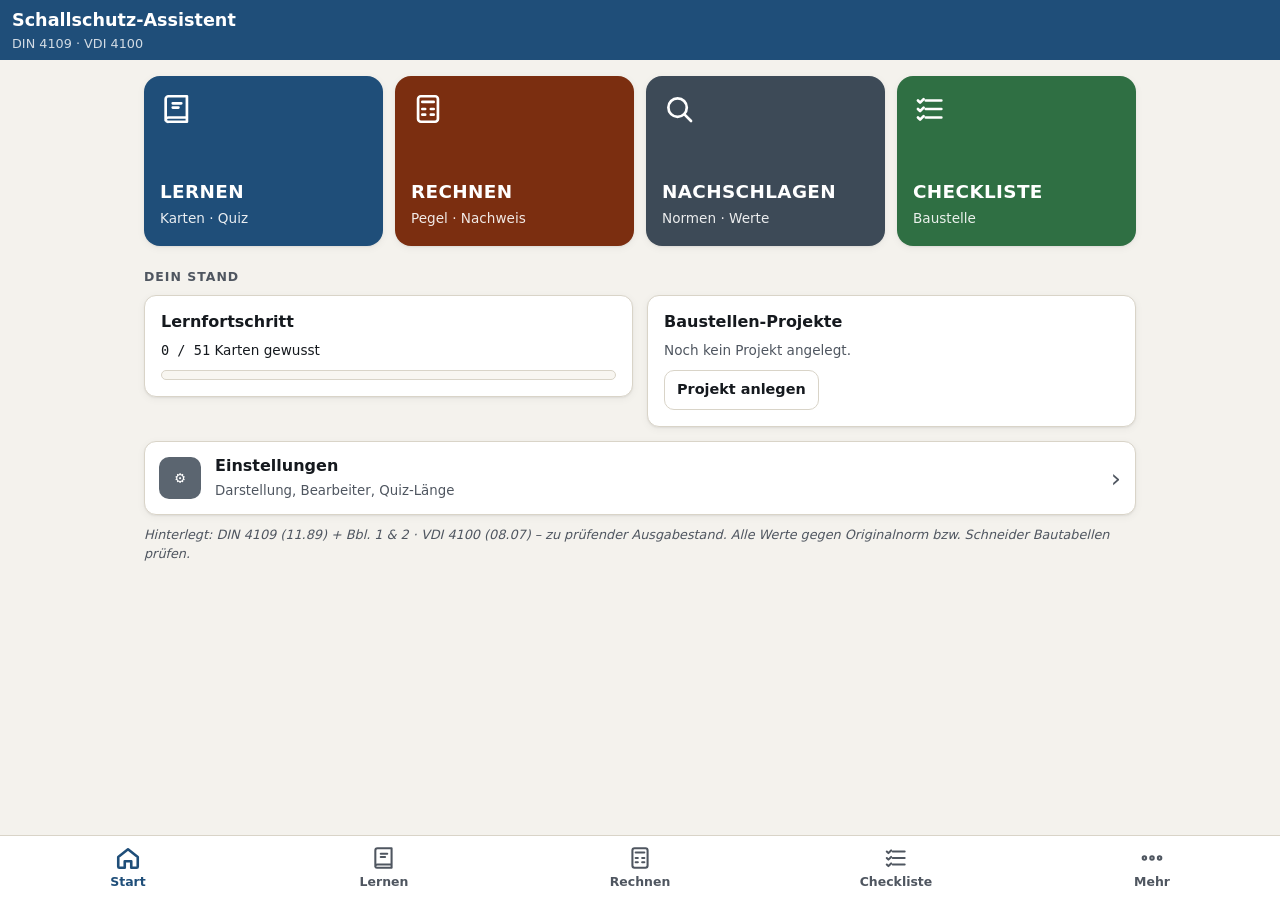
<file: index.html>
<!doctype html>
<html lang="de">
<head>
<meta charset="utf-8">
<meta name="viewport" content="width=device-width, initial-scale=1, viewport-fit=cover">
<title>Schallschutz-Assistent</title>
<meta name="description" content="Lernen, Rechnen und Baustellen-Checkliste zum Schallschutz nach DIN 4109 / VDI 4100">
<meta name="theme-color" content="#1F4E79">
<link rel="manifest" href="manifest.json">
<link rel="icon" href="icon.svg" type="image/svg+xml">
<link rel="apple-touch-icon" href="icon-192.png">
<meta name="apple-mobile-web-app-capable" content="yes">
<meta name="apple-mobile-web-app-title" content="Schallschutz">
<link rel="stylesheet" href="app.css?v=1">
<script>
  /* Theme vor dem ersten Zeichnen setzen (kein Aufblitzen). */
  try { var t = JSON.parse(localStorage.getItem('ssa.einstellungen') || '{}').theme; if (t === 'hell') document.documentElement.dataset.theme = 'light'; if (t === 'dunkel') document.documentElement.dataset.theme = 'dark'; } catch (e) {}
</script>
</head>
<body>
<div id="app">
  <header class="topbar">
    <a id="zurueck" class="topbar-back" href="#/start" aria-label="Zurück" hidden>
      <svg viewBox="0 0 24 24" aria-hidden="true"><path d="M15 5l-7 7 7 7"/></svg>
    </a>
    <div class="topbar-titel">
      <div id="titel">Schallschutz-Assistent</div>
      <div id="untertitel" class="topbar-sub">DIN 4109 · VDI 4100</div>
    </div>
  </header>
  <div id="speicherhinweis" class="banner" hidden>Speicher nicht verfügbar – Eingaben gehen beim Schließen verloren.</div>
  <main id="main" tabindex="-1"></main>
  <nav class="bottomnav" aria-label="Hauptnavigation">
    <a href="#/start" data-nav="start"><svg viewBox="0 0 24 24" aria-hidden="true"><path d="M3 11l9-7 9 7v9a1 1 0 0 1-1 1h-5v-6h-6v6H4a1 1 0 0 1-1-1z"/></svg><span>Start</span></a>
    <a href="#/lernen" data-nav="lernen"><svg viewBox="0 0 24 24" aria-hidden="true"><path d="M4 5a2 2 0 0 1 2-2h13v15H6a2 2 0 0 0-2 2zM4 20a2 2 0 0 0 2 1h13v-3"/><path d="M9 8h6M9 11h4"/></svg><span>Lernen</span></a>
    <a href="#/rechnen" data-nav="rechnen"><svg viewBox="0 0 24 24" aria-hidden="true"><rect x="5" y="3" width="14" height="18" rx="2"/><path d="M8 7h8M8 12h2M14 12h2M8 16h2M14 16h2"/></svg><span>Rechnen</span></a>
    <a href="#/checkliste" data-nav="checkliste"><svg viewBox="0 0 24 24" aria-hidden="true"><path d="M9 6h11M9 12h11M9 18h11"/><path d="M3.5 6l1.5 1.5L7.5 5M3.5 12l1.5 1.5 2.5-2.5M3.5 18l1.5 1.5 2.5-2.5"/></svg><span>Checkliste</span></a>
    <a href="#/mehr" data-nav="mehr"><svg viewBox="0 0 24 24" aria-hidden="true"><circle cx="5" cy="12" r="1.6"/><circle cx="12" cy="12" r="1.6"/><circle cx="19" cy="12" r="1.6"/></svg><span>Mehr</span></a>
  </nav>
</div>

<!-- Projektkopf für Berichte -->
<dialog id="dlg-kopf">
  <form method="dialog" class="dlg">
    <h2>Bericht exportieren</h2>
    <p class="hinweis">Der Bericht öffnet die Druckansicht – dort „Als PDF speichern" wählen.</p>
    <label>Projekt<input name="projekt" autocomplete="off"></label>
    <label>Bearbeiter<input name="bearbeiter" autocomplete="name"></label>
    <label>Datum<input name="datum" type="date"></label>
    <div class="dlg-knoepfe">
      <button value="abbrechen" class="btn btn-sekundaer" formnovalidate>Abbrechen</button>
      <button value="ok" class="btn btn-primaer">Drucken / PDF</button>
    </div>
  </form>
</dialog>

<div id="toast" role="status" aria-live="polite"></div>
<div id="print" aria-hidden="true"></div>

<script src="data.js?v=1"></script>
<script src="calc.js?v=1"></script>
<script src="app.js?v=1"></script>
</body>
</html>
</file>
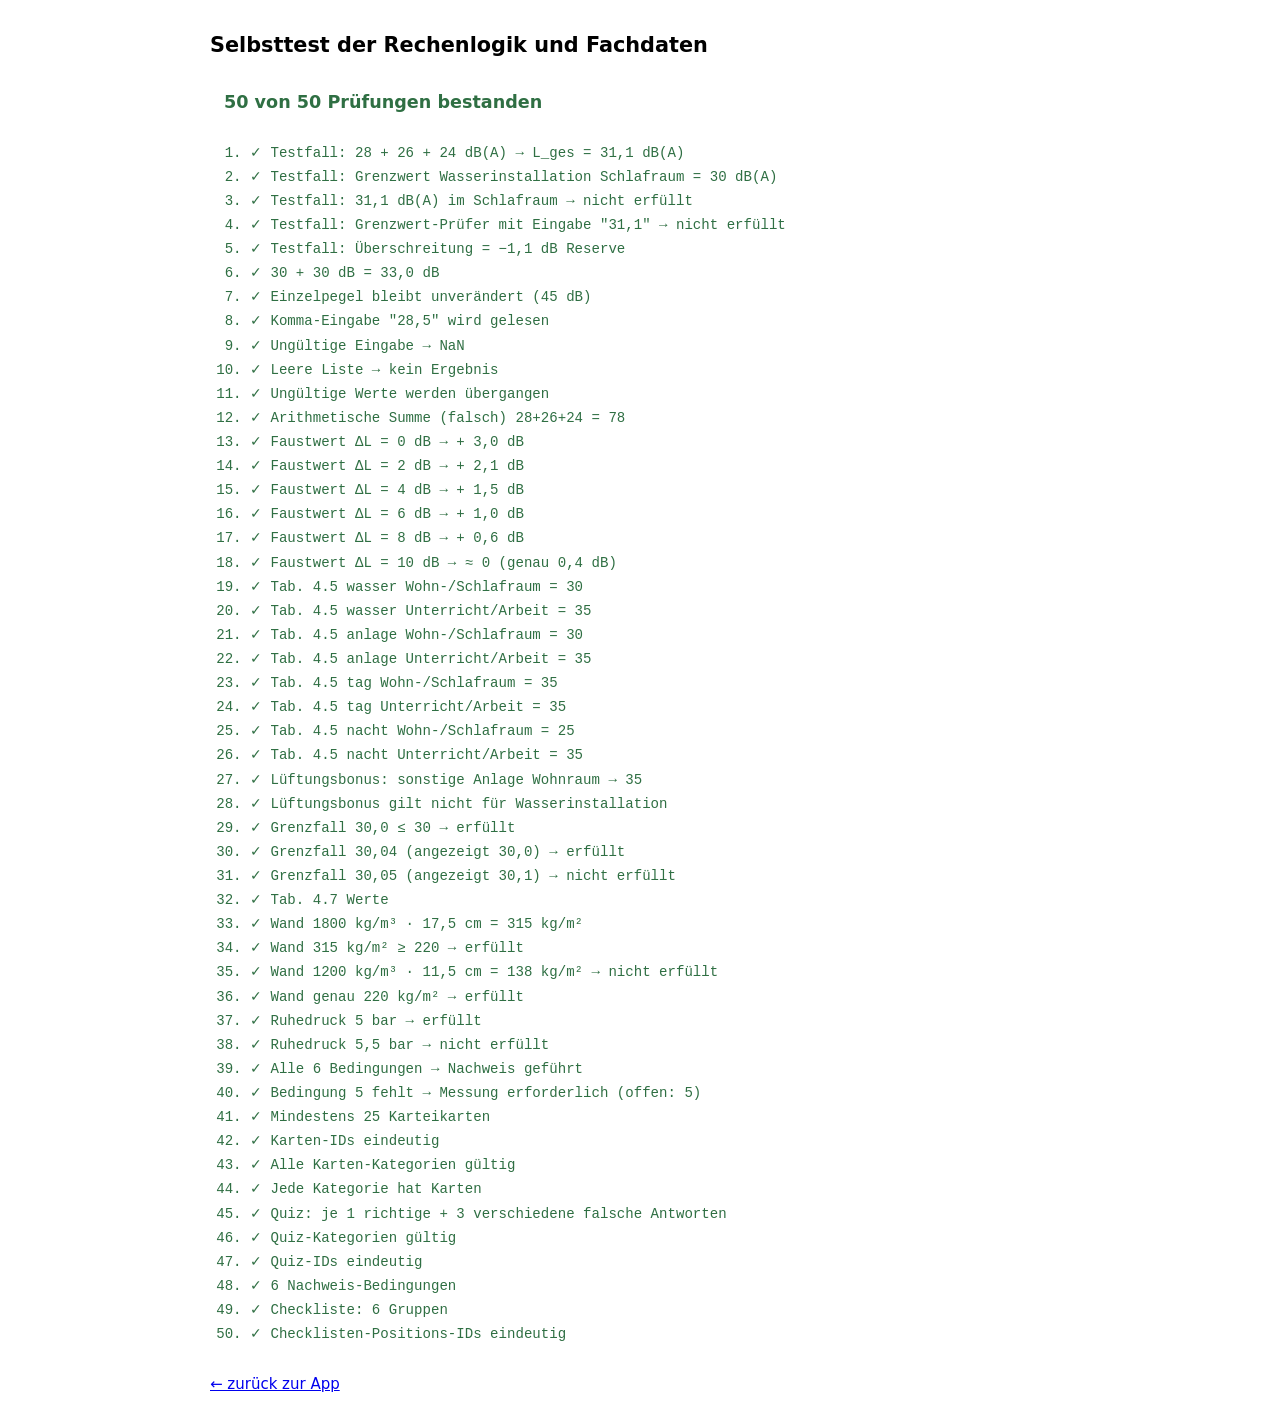
<file: tests.html>
<!doctype html>
<html lang="de">
<head>
<meta charset="utf-8">
<meta name="viewport" content="width=device-width, initial-scale=1">
<title>Selbsttest · Schallschutz-Assistent</title>
<style>
  :root { color-scheme: light dark; }
  body { font: 15px/1.5 system-ui, "Segoe UI", sans-serif; margin: 0; padding: 16px; max-width: 860px; margin-inline: auto; background: Canvas; color: CanvasText; }
  h1 { font-size: 1.3rem; } .ok { color: #2F6F43; } .nok { color: #A33232; font-weight: 700; }
  li { margin: 3px 0; font-family: ui-monospace, Consolas, monospace; font-size: .88rem; }
  #summe { font-size: 1.1rem; font-weight: 700; padding: 10px 14px; border-radius: 8px; }
  a { display: inline-block; min-height: 48px; line-height: 48px; }
</style>
</head>
<body>
<h1>Selbsttest der Rechenlogik und Fachdaten</h1>
<p id="summe">läuft …</p>
<ol id="liste"></ol>
<a href="./index.html#/rechnen">← zurück zur App</a>
<script src="data.js?v=1"></script>
<script src="calc.js?v=1"></script>
<script src="tests.js?v=1"></script>
<script>
  var erg = window.SSA_TESTS();
  var ok = erg.filter(function (e) { return e.ok; }).length;
  document.getElementById('liste').innerHTML = erg.map(function (e) {
    return '<li class="' + (e.ok ? 'ok' : 'nok') + '">' + (e.ok ? '✓ ' : '✕ ') + e.name.replace(/</g, '&lt;') + (e.ok ? '' : ' — erhalten: ' + String(e.ist).replace(/</g, '&lt;')) + '</li>';
  }).join('');
  var s = document.getElementById('summe');
  s.textContent = ok + ' von ' + erg.length + ' Prüfungen bestanden';
  s.className = ok === erg.length ? 'ok' : 'nok';
</script>
</body>
</html>
</file>
<file: app.css>
/* Schallschutz-Assistent – Gestaltung. Mobil zuerst, ab 768 px zweispaltig. */
:root {
  --blau: #1F4E79; --rost: #7B2E10; --gruen: #2F6F43; --rot: #A33232; --gelb: #8a6400;
  --bg: #f4f2ed; --flaeche: #ffffff; --flaeche2: #f8f6f1; --linie: #d9d4c8; --text: #15191e; --text2: #4f5660;
  --blau-hell: #e6eef6; --rost-hell: #fbe9de; --gruen-hell: #e2efda; --rot-hell: #fbe4e4;
  --akzent: var(--blau); --auf-akzent: #fff;
  --radius: 12px; --schatten: 0 1px 2px rgba(0,0,0,.06), 0 2px 8px rgba(0,0,0,.05);
  --mono: ui-monospace, "Cascadia Mono", Consolas, "SF Mono", Menlo, monospace;
  --navh: 64px;
  color-scheme: light;
}
@media (prefers-color-scheme: dark) {
  :root:not([data-theme="light"]) {
    --blau: #7fb0de; --rost: #e79a72; --gruen: #77c08f; --rot: #ef8c8c; --gelb: #e0b75a;
    --bg: #121519; --flaeche: #1c2026; --flaeche2: #232831; --linie: #353b45; --text: #eef1f4; --text2: #a9b1bc;
    --blau-hell: #1d2c3b; --rost-hell: #3a2419; --gruen-hell: #1c3124; --rot-hell: #3c2020;
    --akzent: #2f6aa3; --auf-akzent: #fff; --schatten: none; color-scheme: dark;
  }
}
:root[data-theme="dark"] {
  --blau: #7fb0de; --rost: #e79a72; --gruen: #77c08f; --rot: #ef8c8c; --gelb: #e0b75a;
  --bg: #121519; --flaeche: #1c2026; --flaeche2: #232831; --linie: #353b45; --text: #eef1f4; --text2: #a9b1bc;
  --blau-hell: #1d2c3b; --rost-hell: #3a2419; --gruen-hell: #1c3124; --rot-hell: #3c2020;
  --akzent: #2f6aa3; --auf-akzent: #fff; --schatten: none; color-scheme: dark;
}

* { box-sizing: border-box; }
html { -webkit-text-size-adjust: 100%; }
body {
  margin: 0; background: var(--bg); color: var(--text);
  font: 16px/1.5 system-ui, -apple-system, "Segoe UI", Roboto, Arial, sans-serif;
}
a { color: var(--blau); }
h1, h2, h3 { line-height: 1.25; margin: 0 0 .5em; }
h2 { font-size: 1.15rem; }
h3 { font-size: 1rem; }
p { margin: 0 0 .75em; }
sub { font-size: .72em; }
strong { font-weight: 700; }
.mono, .zahl { font-family: var(--mono); font-variant-numeric: tabular-nums; }
[hidden] { display: none !important; }

/* ---------- Kopf & Navigation ---------- */
.topbar {
  position: sticky; top: 0; z-index: 20; display: flex; align-items: center; gap: 4px;
  min-height: 60px; padding: max(env(safe-area-inset-top), 6px) 12px 6px;
  background: var(--blau); color: #fff;
}
:root[data-theme="dark"] .topbar { background: #183a5a; }
@media (prefers-color-scheme: dark) { :root:not([data-theme="light"]) .topbar { background: #183a5a; } }
.topbar-back { display: grid; place-items: center; width: 48px; height: 48px; color: #fff; border-radius: 50%; margin-left: -8px; }
.topbar-back svg { width: 26px; height: 26px; fill: none; stroke: currentColor; stroke-width: 2.4; stroke-linecap: round; stroke-linejoin: round; }
.topbar-titel { min-width: 0; }
#titel { font-weight: 700; font-size: 1.1rem; white-space: nowrap; overflow: hidden; text-overflow: ellipsis; }
.topbar-sub { font-size: .8rem; opacity: .8; }
.banner { background: var(--rot-hell); color: var(--rot); padding: 8px 16px; font-size: .9rem; font-weight: 600; }

main { max-width: 1040px; margin: 0 auto; padding: 16px 16px calc(var(--navh) + 32px + env(safe-area-inset-bottom)); outline: none; }

.bottomnav {
  position: fixed; left: 0; right: 0; bottom: 0; z-index: 20; display: flex;
  background: var(--flaeche); border-top: 1px solid var(--linie);
  padding-bottom: env(safe-area-inset-bottom);
}
.bottomnav a {
  flex: 1; min-height: var(--navh); display: flex; flex-direction: column; align-items: center; justify-content: center; gap: 2px;
  color: var(--text2); text-decoration: none; font-size: .78rem; font-weight: 600;
}
.bottomnav svg { width: 26px; height: 26px; fill: none; stroke: currentColor; stroke-width: 1.9; stroke-linecap: round; stroke-linejoin: round; }
.bottomnav a[aria-current="page"] { color: var(--blau); }
.bottomnav a[aria-current="page"] svg { stroke-width: 2.4; }

/* ---------- Grundbausteine ---------- */
.karte { background: var(--flaeche); border: 1px solid var(--linie); border-radius: var(--radius); padding: 16px; margin-bottom: 14px; box-shadow: var(--schatten); }
.karte > :last-child { margin-bottom: 0; }
.abschnitt-titel { font-size: .78rem; letter-spacing: .08em; text-transform: uppercase; color: var(--text2); font-weight: 700; margin: 22px 0 8px; }
.hinweis { color: var(--text2); font-size: .9rem; }
.klein { font-size: .85rem; }
.quelle { display: inline-flex; align-items: center; gap: 6px; font-size: .8rem; color: var(--blau); background: var(--blau-hell); border-radius: 6px; padding: 2px 8px; font-weight: 600; margin-top: 6px; }
.quelle::before { content: "§"; font-weight: 800; }
.pruefen { font-size: .8rem; color: var(--text2); font-style: italic; }

.btn {
  display: inline-flex; align-items: center; justify-content: center; gap: 8px; min-height: 48px; padding: 10px 18px;
  border-radius: 10px; border: 1.5px solid var(--linie); background: var(--flaeche); color: var(--text);
  font: inherit; font-weight: 650; cursor: pointer; text-decoration: none; touch-action: manipulation;
}
.btn:active { transform: translateY(1px); }
.btn:disabled { opacity: .45; cursor: not-allowed; }
.btn-primaer { background: var(--akzent); border-color: var(--akzent); color: var(--auf-akzent); }
.btn-gruen { background: var(--gruen); border-color: var(--gruen); color: #fff; }
.btn-rot { background: var(--rot); border-color: var(--rot); color: #fff; }
:root[data-theme="dark"] .btn-gruen, :root[data-theme="dark"] .btn-rot { color: #111; }
@media (prefers-color-scheme: dark) { :root:not([data-theme="light"]) .btn-gruen, :root:not([data-theme="light"]) .btn-rot { color: #111; } }
.btn-sekundaer { background: transparent; }
.btn-klein { min-height: 40px; padding: 6px 12px; font-size: .9rem; }
.btn-voll { width: 100%; }
.btn-icon { width: 48px; padding: 0; }
.knopfreihe { display: flex; flex-wrap: wrap; gap: 10px; }
.knopfreihe > .btn { flex: 1 1 auto; }

:focus-visible { outline: 3px solid var(--blau); outline-offset: 2px; }

/* Formulare */
label.feld { display: block; font-weight: 600; margin-bottom: 14px; }
label.feld > span.einheit-label { font-weight: 400; color: var(--text2); }
input[type=text], input[type=number], input[type=date], input:not([type]), input[inputmode], select, textarea {
  width: 100%; min-height: 48px; padding: 10px 12px; margin-top: 6px; border-radius: 10px;
  border: 1.5px solid var(--linie); background: var(--flaeche2); color: var(--text); font: inherit;
}
textarea { min-height: 96px; resize: vertical; }
input:focus, select:focus, textarea:focus { border-color: var(--blau); outline: none; box-shadow: 0 0 0 3px var(--blau-hell); }
.eingabe-einheit { display: flex; align-items: stretch; margin-top: 6px; }
.eingabe-einheit input { margin-top: 0; border-radius: 10px 0 0 10px; font-family: var(--mono); font-size: 1.1rem; }
.eingabe-einheit .einheit { display: grid; place-items: center; padding: 0 12px; min-width: 64px; border: 1.5px solid var(--linie); border-left: 0; border-radius: 0 10px 10px 0; background: var(--flaeche); color: var(--text2); font-family: var(--mono); font-size: .9rem; }

/* Segmentierte Auswahl */
.segment { display: grid; grid-template-columns: repeat(auto-fit, minmax(130px, 1fr)); gap: 8px; margin-top: 6px; }
.segment.zwei { grid-template-columns: repeat(2, minmax(0, 1fr)); }
.segment.drei { grid-template-columns: repeat(3, minmax(0, 1fr)); }
.segment button { min-width: 0; overflow-wrap: anywhere; hyphens: auto; }
.segment button {
  min-height: 52px; padding: 8px 10px; border-radius: 10px; border: 1.5px solid var(--linie); background: var(--flaeche2);
  color: var(--text); font: inherit; font-weight: 600; font-size: .92rem; cursor: pointer; text-align: center; line-height: 1.25;
}
.segment button small { display: block; font-weight: 400; color: var(--text2); font-size: .78rem; }
.segment button[aria-pressed="true"] { background: var(--blau-hell); border-color: var(--blau); color: var(--blau); box-shadow: inset 0 0 0 1px var(--blau); }

.schalter { display: flex; align-items: center; gap: 12px; min-height: 52px; cursor: pointer; font-weight: 600; }
.schalter input { width: 26px; height: 26px; accent-color: var(--blau); flex: none; margin: 0; }

/* Kacheln */
.kacheln { display: grid; grid-template-columns: 1fr 1fr; gap: 12px; }
.kachel {
  display: flex; flex-direction: column; justify-content: space-between; min-height: 138px; padding: 16px; border-radius: 16px;
  text-decoration: none; color: #fff; box-shadow: var(--schatten); position: relative; overflow: hidden;
}
.kachel b { font-size: clamp(.9rem, 3.9vw, 1.15rem); letter-spacing: .02em; }
.kachel span { font-size: .85rem; opacity: .9; }
.kachel svg { width: 34px; height: 34px; fill: none; stroke: currentColor; stroke-width: 1.9; stroke-linecap: round; stroke-linejoin: round; }
.k-lernen { background: #1F4E79; } .k-rechnen { background: #7B2E10; } .k-nach { background: #3d4a57; } .k-check { background: #2F6F43; }

.liste { list-style: none; margin: 0; padding: 0; }
.eintrag {
  display: flex; align-items: center; gap: 14px; min-height: 64px; padding: 12px 14px; margin-bottom: 10px;
  background: var(--flaeche); border: 1px solid var(--linie); border-radius: var(--radius); text-decoration: none; color: var(--text); box-shadow: var(--schatten);
}
.eintrag .eintrag-icon { width: 42px; height: 42px; border-radius: 10px; display: grid; place-items: center; flex: none; color: #fff; font-weight: 800; font-family: var(--mono); }
.eintrag .eintrag-text { flex: 1; min-width: 0; }
.eintrag .eintrag-text b { display: block; }
.eintrag .eintrag-text small { color: var(--text2); }
.eintrag::after { content: "›"; font-size: 1.6rem; color: var(--text2); }

/* Fortschritt */
.balken { height: 10px; border-radius: 5px; background: var(--flaeche2); border: 1px solid var(--linie); overflow: hidden; }
.balken > div { height: 100%; background: var(--gruen); transition: width .3s; }
.balken.rot > div { background: var(--rot); }

/* Badges / Ampel */
.badge { display: inline-flex; align-items: center; gap: 6px; padding: 4px 10px; border-radius: 999px; font-weight: 700; font-size: .85rem; }
.badge.ok { background: var(--gruen-hell); color: var(--gruen); }
.badge.nok { background: var(--rot-hell); color: var(--rot); }
.badge.neutral { background: var(--flaeche2); color: var(--text2); }
.ampel { display: flex; align-items: center; gap: 14px; padding: 14px 16px; border-radius: var(--radius); font-weight: 700; font-size: 1.05rem; border: 2px solid; }
.ampel .licht { width: 34px; height: 34px; border-radius: 50%; flex: none; display: grid; place-items: center; color: #fff; font-size: 1.2rem; }
.ampel.ok { background: var(--gruen-hell); border-color: var(--gruen); color: var(--gruen); }
.ampel.ok .licht { background: #2F6F43; }
.ampel.nok { background: var(--rot-hell); border-color: var(--rot); color: var(--rot); }
.ampel.nok .licht { background: #A33232; }
.ampel.leer { background: var(--flaeche2); border-color: var(--linie); color: var(--text2); font-weight: 600; }
.ampel.leer .licht { background: var(--linie); }
.ampel small { display: block; font-weight: 500; font-size: .85rem; }

/* Rechenweg */
.rechenweg { font-family: var(--mono); font-size: .92rem; background: var(--flaeche2); border: 1px solid var(--linie); border-left: 4px solid var(--rost); border-radius: 8px; padding: 12px 14px; overflow-x: auto; }
.rechenweg .schritt { color: var(--text2); font-family: system-ui, sans-serif; font-size: .75rem; text-transform: uppercase; letter-spacing: .06em; font-weight: 700; margin-top: 8px; }
.rechenweg .schritt:first-child { margin-top: 0; }
.rechenweg .zeile { overflow-wrap: anywhere; padding: 1px 0; }
.feld-titel { font-weight: 700; margin-bottom: 4px; }
.segment.vier { grid-template-columns: repeat(4, minmax(0, 1fr)); }
.rechenweg .erg { color: var(--rost); font-weight: 800; font-size: 1.05rem; }
.annahme { font-size: .82rem; color: var(--gelb); margin-top: 8px; }
.annahme::before { content: "Annahme: "; font-weight: 700; }
.ergebnis-gross { font-family: var(--mono); font-size: 2.2rem; font-weight: 800; color: var(--rost); line-height: 1.1; }
.ergebnis-gross small { font-size: 1rem; font-weight: 600; color: var(--text2); }

/* Tabellen */
.tabwrap { overflow-x: auto; -webkit-overflow-scrolling: touch; }
table.tab { width: 100%; border-collapse: collapse; font-size: .92rem; }
.tab th, .tab td { padding: 9px 10px; border-bottom: 1px solid var(--linie); text-align: left; vertical-align: top; }
.tab th { font-size: .78rem; text-transform: uppercase; letter-spacing: .04em; color: var(--text2); background: var(--flaeche2); }
.tab td.zahl, .tab th.zahl { text-align: right; white-space: nowrap; }
.tab tr.markiert td { background: var(--blau-hell); }
.tab td.aktiv, .tab th.aktiv { background: var(--blau-hell); color: var(--blau); font-weight: 800; }

/* Pegel-Liste */
.pegelzeile { display: grid; grid-template-columns: 1fr 120px 48px; gap: 8px; align-items: end; margin-bottom: 8px; }
.pegelzeile input { margin-top: 4px; }
.pegelzeile .nr { font-family: var(--mono); font-weight: 700; color: var(--rost); }

/* Lernkarten */
.lernkarte {
  min-height: 260px; border-radius: 18px; padding: 22px; background: var(--flaeche); border: 1.5px solid var(--linie);
  display: flex; flex-direction: column; gap: 12px; cursor: pointer; box-shadow: var(--schatten); user-select: none;
}
.lernkarte .kat { font-size: .75rem; letter-spacing: .08em; text-transform: uppercase; font-weight: 800; color: var(--blau); }
.lernkarte .frage { font-size: 1.25rem; font-weight: 700; line-height: 1.35; }
.lernkarte.umgedreht .frage { font-size: 1rem; color: var(--text2); }
.lernkarte .antwort { font-size: 1.12rem; border-top: 2px dashed var(--linie); padding-top: 12px; animation: einblenden .25s ease; }
.lernkarte .tipp { margin-top: auto; color: var(--text2); font-size: .85rem; text-align: center; }
.lernkarte .status-punkt { align-self: flex-start; }
@keyframes einblenden { from { opacity: 0; transform: translateY(6px); } to { opacity: 1; transform: none; } }

/* Quiz */
.optionen { display: grid; gap: 10px; }
.option {
  text-align: left; min-height: 56px; padding: 12px 16px; border-radius: 12px; border: 1.5px solid var(--linie); background: var(--flaeche);
  color: var(--text); font: inherit; font-weight: 600; cursor: pointer; display: flex; gap: 12px; align-items: center;
}
.option .bst { width: 30px; height: 30px; flex: none; border-radius: 50%; display: grid; place-items: center; background: var(--flaeche2); border: 1px solid var(--linie); font-family: var(--mono); font-weight: 800; }
.option.richtig { border-color: var(--gruen); background: var(--gruen-hell); color: var(--gruen); }
.option.falsch { border-color: var(--rot); background: var(--rot-hell); color: var(--rot); }
.option:disabled { cursor: default; }
.erklaerung { border-left: 4px solid var(--gruen); background: var(--flaeche2); padding: 12px 14px; border-radius: 8px; margin-top: 12px; }
.score { font-size: 3rem; font-weight: 800; font-family: var(--mono); }

/* Merksätze */
.merk { border-left: 4px solid var(--gruen); }
.merk ul { margin: 0; padding-left: 1.1em; }
.merk li { margin-bottom: 8px; }
.merk strong, .hervor strong { color: var(--rost); }
mark { background: #ffe58a; color: #000; padding: 0 2px; border-radius: 3px; }

/* Nachschlagen */
details.nach { background: var(--flaeche); border: 1px solid var(--linie); border-radius: var(--radius); margin-bottom: 10px; box-shadow: var(--schatten); }
details.nach > summary { list-style: none; cursor: pointer; min-height: 56px; padding: 14px 16px; display: flex; align-items: center; gap: 12px; font-weight: 700; }
details.nach > summary::-webkit-details-marker { display: none; }
details.nach > summary::after { content: "+"; margin-left: auto; font-size: 1.4rem; color: var(--text2); }
details.nach[open] > summary::after { content: "–"; }
details.nach > summary .nr { width: 30px; height: 30px; border-radius: 8px; background: var(--blau); color: #fff; display: grid; place-items: center; font-size: .85rem; flex: none; }
:root[data-theme="dark"] details.nach > summary .nr { background: #2f6aa3; }
@media (prefers-color-scheme: dark) { :root:not([data-theme="light"]) details.nach > summary .nr { background: #2f6aa3; } }
details.nach .inhalt { padding: 0 16px 16px; }
.skizze { width: 100%; height: auto; border-radius: 8px; border: 1px solid var(--linie); background: #f4f1ea; display: block; }

/* Checkliste */
.projektkarte { display: block; text-decoration: none; color: var(--text); }
.projektkarte .kopf { display: flex; justify-content: space-between; gap: 10px; align-items: baseline; }
.zaehler { display: flex; flex-wrap: wrap; gap: 6px; margin-top: 8px; }
details.gruppe { margin-bottom: 12px; }
details.gruppe > summary {
  list-style: none; cursor: pointer; display: flex; align-items: center; gap: 10px; min-height: 52px; padding: 10px 14px;
  background: var(--flaeche2); border: 1px solid var(--linie); border-radius: 10px; font-weight: 700;
}
details.gruppe > summary::-webkit-details-marker { display: none; }
details.gruppe > summary .anz { margin-left: auto; font-family: var(--mono); font-size: .85rem; color: var(--text2); }
.position { background: var(--flaeche); border: 1px solid var(--linie); border-left: 5px solid var(--linie); border-radius: 10px; padding: 12px 14px; margin-top: 8px; }
.position.st-erledigt { border-left-color: var(--gruen); }
.position.st-mangel { border-left-color: var(--rot); }
.position.st-nz { border-left-color: var(--text2); opacity: .8; }
.position .ptext { font-weight: 650; }
.position .pmeta { font-size: .8rem; color: var(--text2); margin-top: 4px; }
.statuswahl { display: grid; grid-template-columns: repeat(4, 1fr); gap: 6px; margin-top: 10px; }
.statuswahl button { min-height: 48px; padding: 4px; border-radius: 8px; border: 1.5px solid var(--linie); background: var(--flaeche2); color: var(--text); font: inherit; font-size: .8rem; font-weight: 700; cursor: pointer; line-height: 1.15; }
.statuswahl button[aria-pressed="true"][data-status="offen"] { background: var(--blau-hell); border-color: var(--blau); color: var(--blau); }
.statuswahl button[aria-pressed="true"][data-status="erledigt"] { background: var(--gruen-hell); border-color: var(--gruen); color: var(--gruen); }
.statuswahl button[aria-pressed="true"][data-status="nz"] { background: var(--flaeche); border-color: var(--text2); color: var(--text2); }
.statuswahl button[aria-pressed="true"][data-status="mangel"] { background: var(--rot-hell); border-color: var(--rot); color: var(--rot); }
.details-zeile { display: flex; gap: 8px; margin-top: 10px; flex-wrap: wrap; }
.detailbereich { margin-top: 12px; padding-top: 12px; border-top: 1px dashed var(--linie); }
.fotos { display: flex; flex-wrap: wrap; gap: 8px; margin: 8px 0; }
.foto { position: relative; width: 92px; height: 92px; border-radius: 8px; overflow: hidden; border: 1px solid var(--linie); background: var(--flaeche2); }
.foto img { width: 100%; height: 100%; object-fit: cover; display: block; }
.foto button { position: absolute; top: 2px; right: 2px; width: 32px; height: 32px; border-radius: 50%; border: 0; background: rgba(0,0,0,.65); color: #fff; font-size: 1rem; cursor: pointer; }
.diktat-an { background: var(--rot) !important; border-color: var(--rot) !important; color: #fff !important; animation: puls 1.2s infinite; }
@keyframes puls { 50% { opacity: .65; } }

/* Dialog */
dialog { border: 0; border-radius: 16px; padding: 0; width: min(440px, calc(100vw - 32px)); background: var(--flaeche); color: var(--text); box-shadow: 0 20px 60px rgba(0,0,0,.3); }
dialog::backdrop { background: rgba(0,0,0,.45); }
.dlg { padding: 20px; }
.dlg label { display: block; font-weight: 600; margin-bottom: 12px; }
.dlg-knoepfe { display: flex; gap: 10px; margin-top: 16px; }
.dlg-knoepfe .btn { flex: 1; }

#toast { position: fixed; left: 50%; bottom: calc(var(--navh) + 18px + env(safe-area-inset-bottom)); transform: translateX(-50%) translateY(20px); opacity: 0; pointer-events: none;
  background: #222; color: #fff; padding: 12px 18px; border-radius: 10px; font-weight: 600; transition: .25s; z-index: 50; max-width: calc(100vw - 32px); }
#toast.zeigen { opacity: 1; transform: translateX(-50%); }

#print { display: none; }

/* ---------- Tablet: zweispaltig ---------- */
.split { display: grid; gap: 14px; grid-template-columns: minmax(0, 1fr); }
.split > * { min-width: 0; }
@media (min-width: 768px) {
  main { padding-left: 24px; padding-right: 24px; }
  .kacheln { grid-template-columns: repeat(4, 1fr); }
  .kachel { min-height: 170px; }
  .split { grid-template-columns: minmax(0, 1fr) minmax(0, 1fr); align-items: start; }
  .split > .sticky { position: sticky; top: 76px; }
  .spalten2 { columns: 2; column-gap: 14px; }
  .spalten2 > * { break-inside: avoid; }
  .lernkarte { min-height: 300px; }
}

/* ---------- Druck / PDF ---------- */
@media print {
  @page { size: A4; margin: 15mm 14mm; }
  body { background: #fff; color: #000; font-size: 10.5pt; }
  #app, #toast, dialog { display: none !important; }
  #print { display: block !important; }
  .druck h1 { font-size: 16pt; margin: 0 0 4pt; color: #1F4E79; }
  .druck h2 { font-size: 12pt; margin: 14pt 0 6pt; color: #1F4E79; border-bottom: 1px solid #1F4E79; padding-bottom: 2pt; }
  .druck h3 { font-size: 10.5pt; margin: 10pt 0 4pt; }
  .druck .kopf { display: grid; grid-template-columns: repeat(3, 1fr); gap: 4pt 12pt; border: 1px solid #999; padding: 6pt 8pt; margin: 6pt 0 10pt; }
  .druck .kopf div small { display: block; color: #555; font-size: 8pt; text-transform: uppercase; }
  .druck table { width: 100%; border-collapse: collapse; margin: 4pt 0; }
  .druck th, .druck td { border: 1px solid #aaa; padding: 3pt 5pt; text-align: left; vertical-align: top; }
  .druck th { background: #eee; }
  .druck .rw { font-family: Consolas, monospace; border-left: 3px solid #7B2E10; padding: 4pt 8pt; background: #f6f3ee; }
  .druck .ok { color: #2F6F43; font-weight: 700; } .druck .nok { color: #A33232; font-weight: 700; }
  .druck .pos { border: 1px solid #bbb; padding: 5pt 7pt; margin-bottom: 5pt; break-inside: avoid; }
  .druck .pos img { width: 45mm; height: 34mm; object-fit: cover; margin: 3pt 3pt 0 0; border: 1px solid #ccc; }
  .druck .fuss { margin-top: 14pt; font-size: 8pt; color: #555; border-top: 1px solid #999; padding-top: 4pt; }
}
</file>
